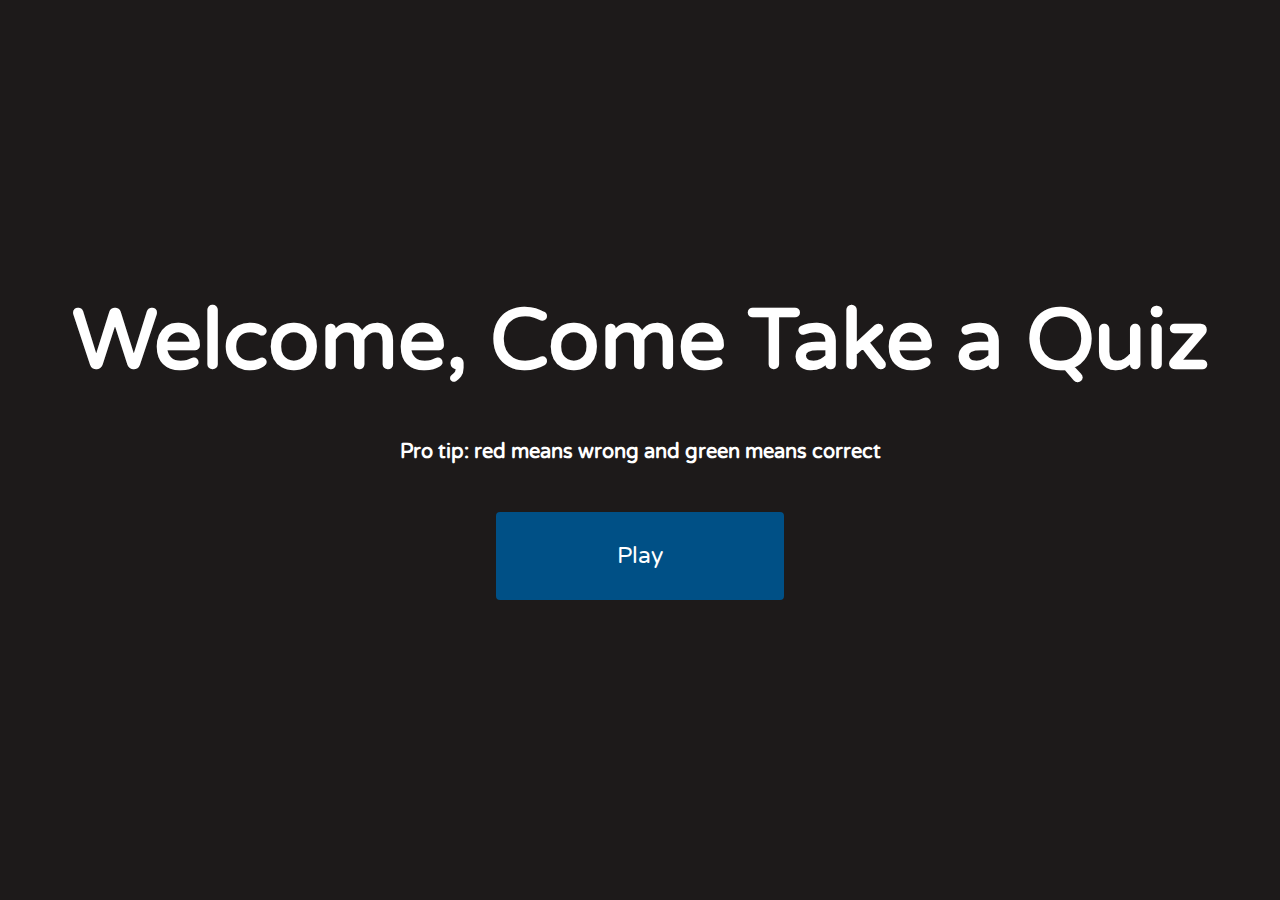
<file: index.html>
<!DOCTYPE html>
<html lang="en">
<head>
    <meta charset="UTF-8">
    <meta name="viewport" content="width=device-width, initial-scale=1.0">
    <title>Home page</title>
    <link rel="stylesheet" href="style.css">
</head>
<body>
    <div class="container">
        <div id="home" class="flex-column flex-center">
            <h1>Welcome, Come Take a Quiz</h1>
            <h3>Pro tip: red means wrong and green means correct</h3>
            <a href="./game.html" class="btn" id='Play'>Play</a>
        </div>
    </div>
</body>
</html>
</file>
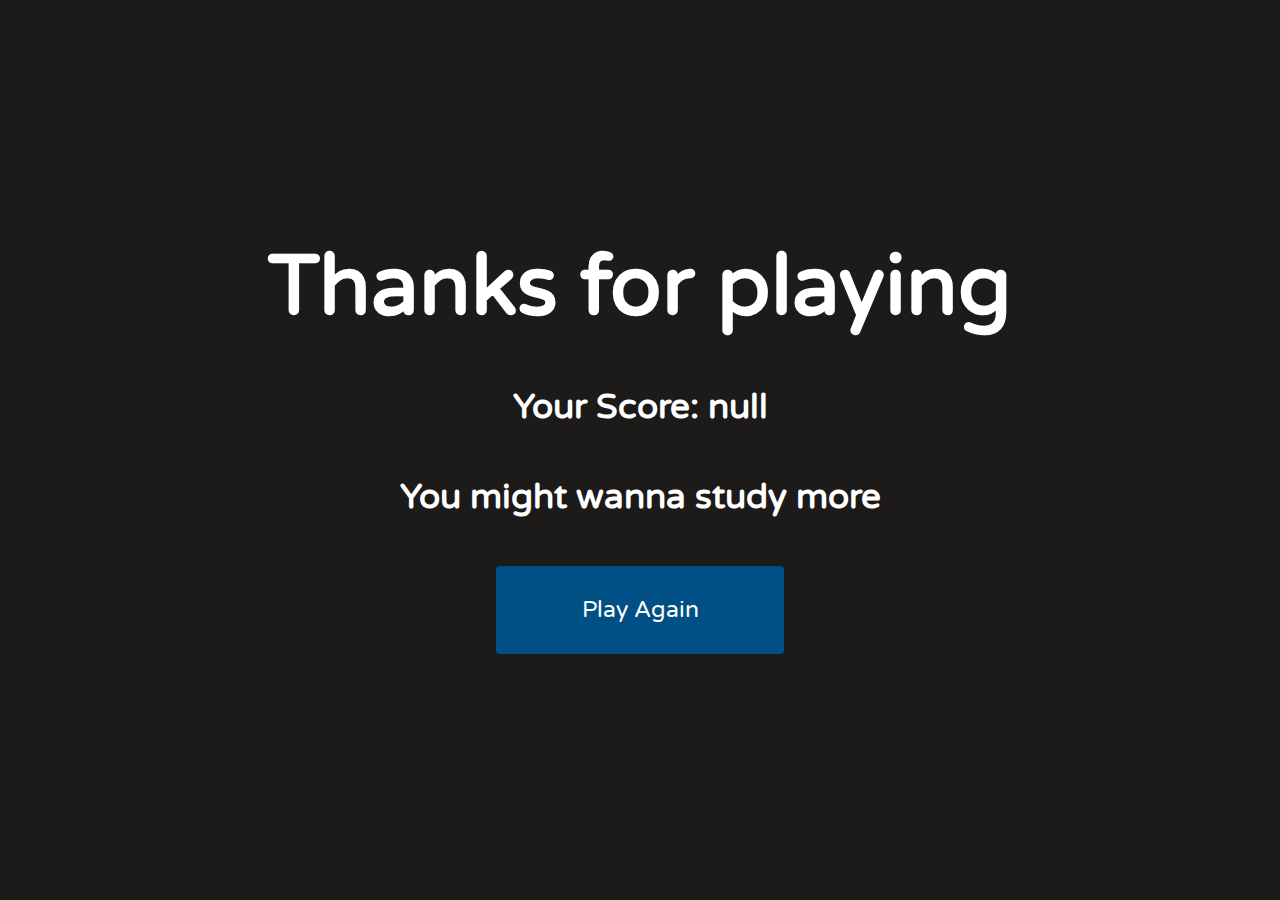
<file: end.html>
<!DOCTYPE html>
<html lang="en">
<head>
    <meta charset="UTF-8">
    <meta name="viewport" content="width=device-width, initial-scale=1.0">
    <title>Congrats</title>
    <link href="./style.css" rel="stylesheet">
</head>
<body>
    <div class="container flex-column flex-center">
        <h1>Thanks for playing</h1>
        <h2 id="finalScore">Your Score: 0</h2>
        <h2 id="congrats" class="hide">You're a total genius!!</h2>
        <a href="./index.html" class="btn" id='Play'>Play Again</a>
    </div>

    <script>
        let final = window.localStorage.getItem('mostRecentScore')
        let scoreText = document.getElementById('finalScore')
        let congrats = document.getElementById('congrats')

        scoreText.innerText = `Your Score: ${final}` 

        if (final < 500){
            congrats.innerText = 'You might wanna study more'
            congrats.classList.remove('hide')
        }else if (final >500 && final < 800) {
            congrats.innerText = 'Good Job, You Rock'
            congrats.classList.remove('hide')
        }else if (final === 1000){
            congrats.classList.remove('hide')
        }
    </script>
</body>
</html>
</file>
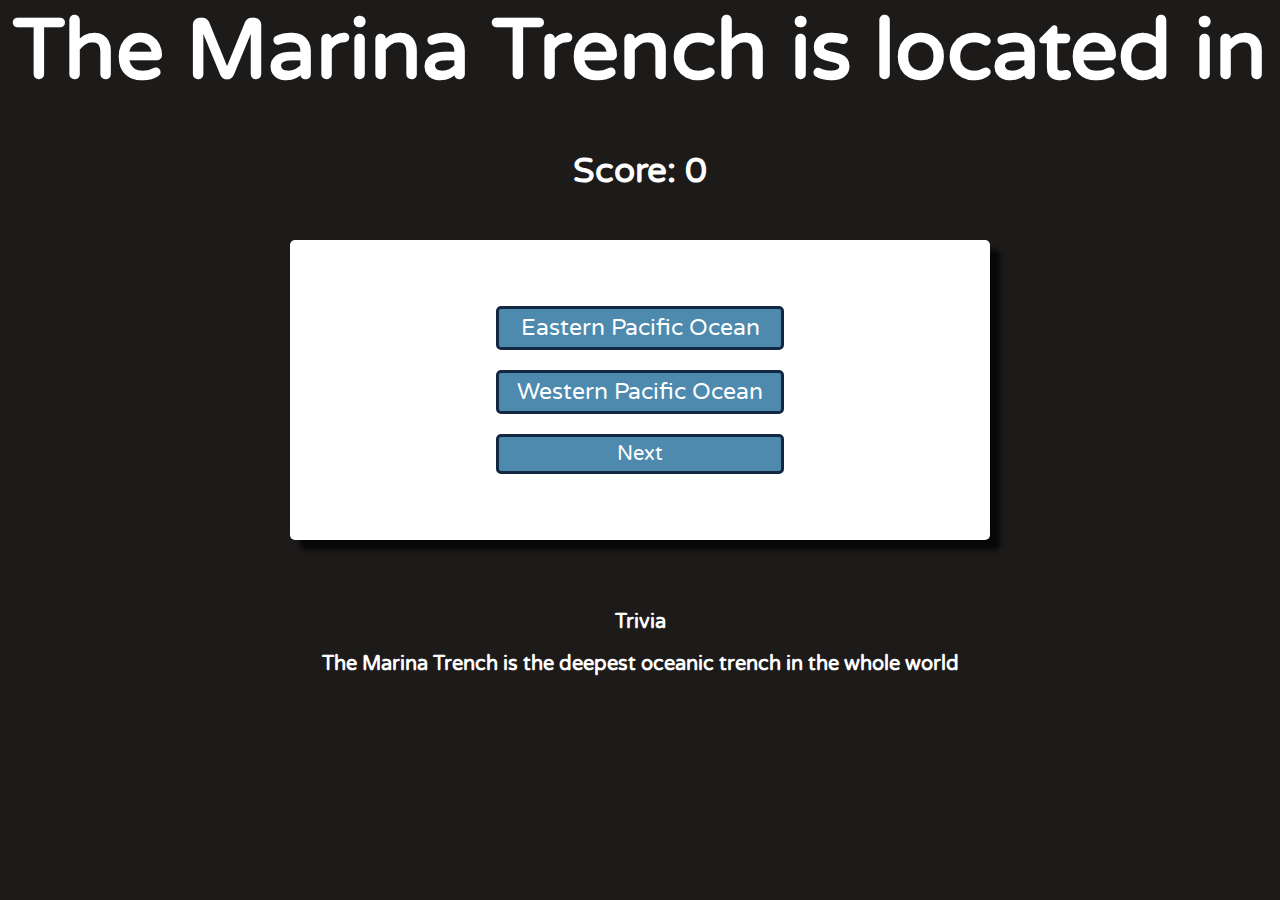
<file: game.html>
<!DOCTYPE html>
<html lang="en">
<head>
    <meta charset="UTF-8">
    <meta name="viewport" content="width=device-width, initial-scale=1.0">
    <title>Quizz</title>
    <link href="./style.css" rel="stylesheet">
    <link href="./game.css" rel="stylesheet">
</head>
<body>
    <h1 id="question">question</h1>
    <h2 id='score'>Score: 0</h2>
    <div class="container">
        <div id="answer-buttons" class="btn-grid flex-column .flex-center">
            <button class="btn" data-number="1" >Answer1</button>
            <button class="btn" data-number="2">Answer2</button>
            <button id="Next">Next</button>
        </div>
    </div>
    <h3 id="title">Trivia</h3>
    <h3 id="isi">Isi</h3>
    <script src="./game.js"></script>   
</body>
</html>
</file>
<file: style.css>
@import url('https://fonts.googleapis.com/css2?family=Varela+Round&display=swap');

body {
    background-color: rgb(29, 26, 26)
}

* {
    box-sizing: border-box;
    margin: 0;
    padding: 0;
    font-size: 60%;
    font-family: Odin Rounded, 'Varela Round', serif;
}

h1 {
    font-size: 85px;
    color: #fff;
    margin-bottom: 5rem;
}

h2{
    font-size: 35px;
    color: #fff;
    margin-bottom: 5rem;  
}

h3{
    font-size: 20px;
    color: #fff;
    margin-bottom: 5rem;  
}

.container {
    width: 100vw;
    height: 100vh;
    display: flex;
    justify-content: center;
    align-items: center;
    margin: 0 auto;
    padding: 30px;
}

.flex-column {
    display: flex;
    flex-direction: column;
}

.flex-center {
    justify-content: center;
    align-items: center;
}

.btn {
    font-size: 2.4rem;
    padding: 30px 0;
    width: 30rem;
    text-align: center;
    margin-bottom: 10px;
    text-decoration: none;
    color: #fff;
    background-color: #005086;
    border-radius: 4px;
}


.hide{
    display: none;
}
</file>
<file: game.css>
.container {
    width: 700px;
    height: 300px;
    max-width: 80%;
    background-color: white;
    border-radius: 5px;
    padding: 10px;
    -webkit-box-shadow: 10px 10px 5px 0px rgba(0,0,0,0.75);
    -moz-box-shadow: 10px 10px 5px 0px rgba(0,0,0,0.75);
    box-shadow: 10px 10px 5px 0px rgba(0,0,0,0.75);
}

.btn-grid {
    display: grid;
    grid-template-columns: repeat(2, auto);
    gap: 10px;
    margin: 20px 0;
  }
  
.btn{
    border: 3px solid #132743 ;
    background-color: #4e89ae;
    border-radius: 5px;
    padding: 5px 10px;
    color: white;
    outline: none;
}

.btn:hover{
    color: red;
}

#Next{
    border: 3px solid #132743 ;
    background-color: #4e89ae;
    border-radius: 5px;
    padding: 5px 10px;
    color: white;
    outline: none;
    font-size: 20px;
}

.flex-column {
    display: flex;
    flex-direction: column;
}

.flex-center {
    justify-content: center;
    align-items: center;
}

#Next:hover{
    color: red;
}

#question, h3{
    text-align: center;
}

#title{
    margin-top: 70px   ;
}

#isi{
    margin-top: -30px;
}

#hide{
    display: none;
}

.incorrect{
    background-color: red;
}

.correct{
    background-color: green;
}

#score{
    text-align: center;
}

h2{
    font-size: 35px;
    color: #fff;
    margin-bottom: 5rem;  
}
</file>
